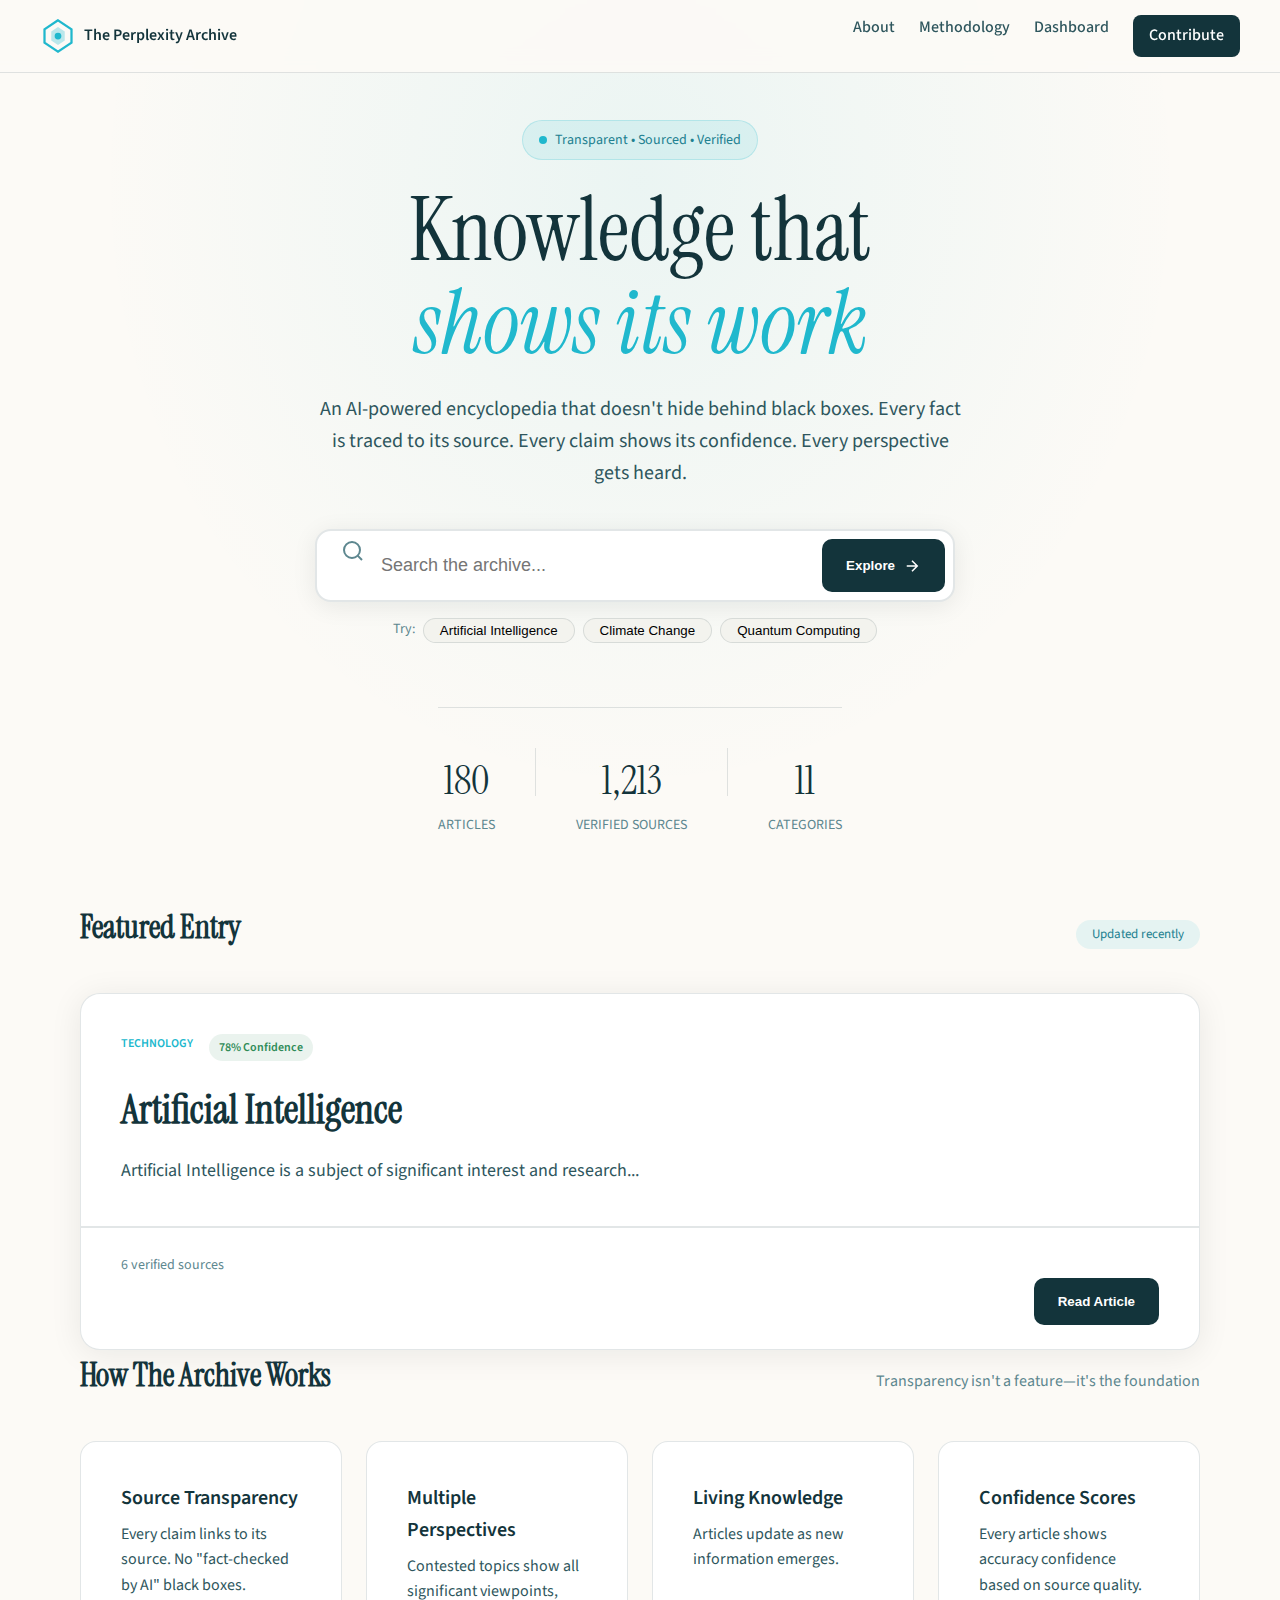
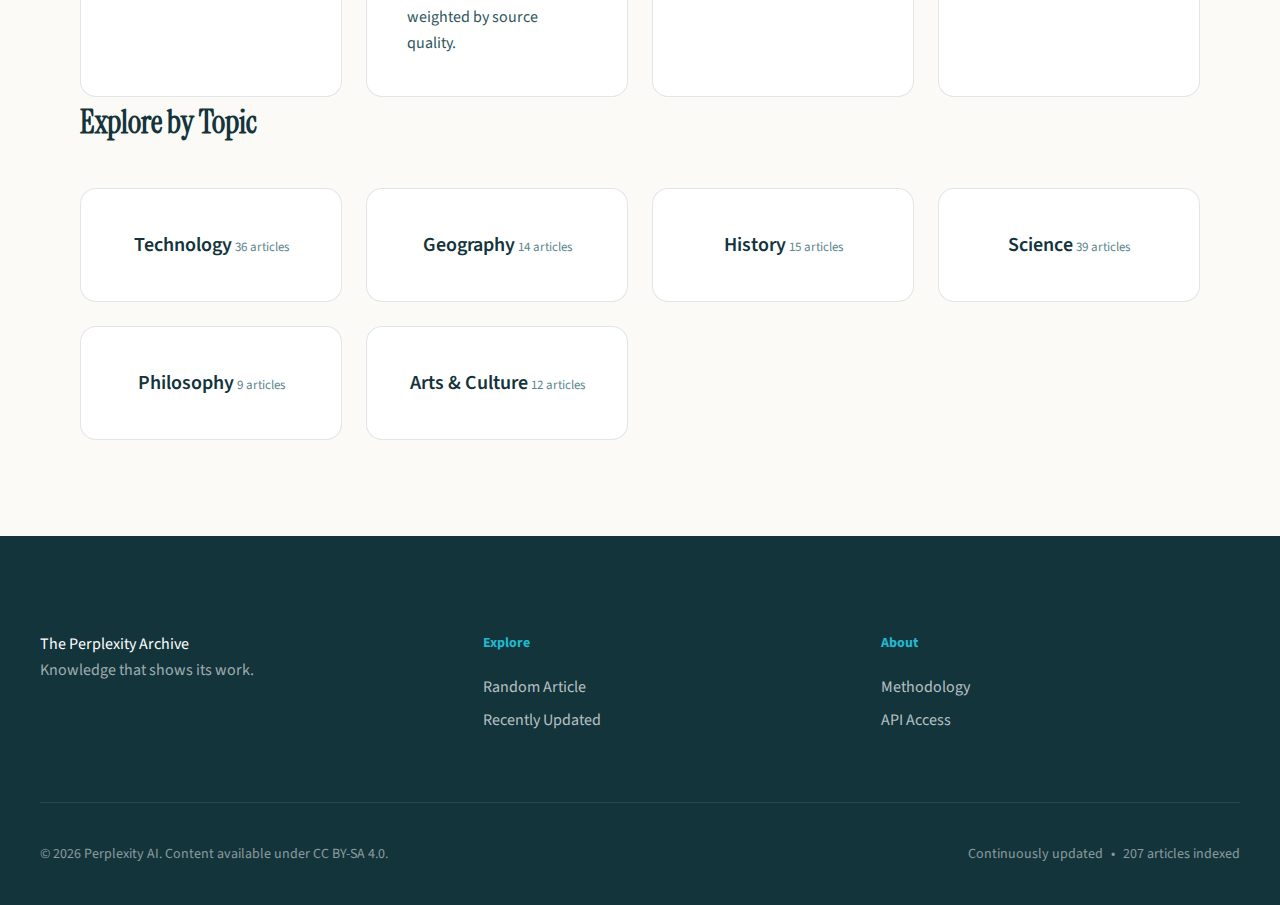
<file: index.html>
<!DOCTYPE html>
<html lang="en">
<head>
    <meta charset="UTF-8">
    <meta name="viewport" content="width=device-width, initial-scale=1.0">
    <title>The Perplexity Archive — Knowledge, Verified</title>
    <link rel="preconnect" href="https://fonts.googleapis.com">
    <link rel="preconnect" href="https://fonts.gstatic.com" crossorigin>
    <link href="https://fonts.googleapis.com/css2?family=Instrument+Serif:ital@0;1&family=Source+Sans+3:wght@300;400;500;600;700&family=JetBrains+Mono:wght@400;500&display=swap" rel="stylesheet">
    <link rel="stylesheet" href="style.css">
</head>
<body>
    <!-- Navigation -->
    <nav class="nav">
        <div class="nav-container">
            <a href="#" class="nav-logo">
                <div class="logo-icon">
                    <svg viewBox="0 0 32 32" fill="none" xmlns="http://www.w3.org/2000/svg">
                        <path d="M16 2L4 10v12l12 8 12-8V10L16 2z" stroke="currentColor" stroke-width="2" fill="none"/>
                        <path d="M16 8l6 4v8l-6 4-6-4v-8l6-4z" fill="currentColor" opacity="0.3"/>
                        <circle cx="16" cy="16" r="3" fill="currentColor"/>
                    </svg>
                </div>
                <span>The Perplexity Archive</span>
            </a>
            <div class="nav-links">
                <a href="#about" class="nav-link">About</a>
                <a href="#methodology" class="nav-link">Methodology</a>
                <a href="dashboard.html" class="nav-link">Dashboard</a>
                <a href="#" class="nav-link nav-link-cta">Contribute</a>
            </div>
        </div>
    </nav>

    <!-- Hero Section -->
    <header class="hero">
        <div class="hero-content">
            <div class="hero-badge">
                <span class="badge-dot"></span>
                <span>Transparent • Sourced • Verified</span>
            </div>
            <h1 class="hero-title">
                Knowledge that<br>
                <span class="title-accent">shows its work</span>
            </h1>
            <p class="hero-subtitle">
                An AI-powered encyclopedia that doesn't hide behind black boxes. 
                Every fact is traced to its source. Every claim shows its confidence. 
                Every perspective gets heard.
            </p>
            
            <!-- Search -->
            <div class="search-container">
                <div class="search-box">
                    <svg class="search-icon" viewBox="0 0 24 24" fill="none" stroke="currentColor" stroke-width="2">
                        <circle cx="11" cy="11" r="8"/>
                        <path d="M21 21l-4.35-4.35"/>
                    </svg>
                    <input type="text" id="searchInput" placeholder="Search the archive..." autocomplete="off">
                    <button class="search-btn" id="searchBtn">
                        <span>Explore</span>
                        <svg viewBox="0 0 24 24" fill="none" stroke="currentColor" stroke-width="2">
                            <path d="M5 12h14M12 5l7 7-7 7"/>
                        </svg>
                    </button>
                </div>
                <div class="search-suggestions">
                    <span>Try:</span>
                    <button class="suggestion" data-query="Artificial Intelligence">Artificial Intelligence</button>
                    <button class="suggestion" data-query="Climate Change">Climate Change</button>
                    <button class="suggestion" data-query="Quantum Computing">Quantum Computing</button>
                </div>
            </div>
        </div>
        
        <div class="hero-stats">
            <div class="stat">
                <span class="stat-number" data-stat="articles" data-count="0">—</span>
                <span class="stat-label">Articles</span>
            </div>
            <div class="stat-divider"></div>
            <div class="stat">
                <span class="stat-number" data-stat="sources" data-count="0">—</span>
                <span class="stat-label">Verified Sources</span>
            </div>
            <div class="stat-divider"></div>
            <div class="stat">
                <span class="stat-number" data-stat="categories" data-count="0">—</span>
                <span class="stat-label">Categories</span>
            </div>
        </div>
    </header>

    <!-- Main Content -->
    <main class="main" id="results">
        <section class="featured-section">
            <div class="section-header">
                <h2>Featured Entry</h2>
                <span class="section-badge">Updated recently</span>
            </div>
            <article class="article-card featured" id="featuredArticle">
                <div class="article-header">
                    <div class="article-meta">
                        <span class="article-category">Loading...</span>
                        <span class="confidence-badge high">— Confidence</span>
                    </div>
                    <h3 class="article-title">Loading featured article...</h3>
                    <p class="article-excerpt">Please wait while we load the archive data.</p>
                </div>
            </article>
        </section>
        
        <section class="how-section" id="methodology">
            <div class="section-header">
                <h2>How The Archive Works</h2>
                <p class="section-subtitle">Transparency isn't a feature—it's the foundation</p>
            </div>
            <div class="principles-grid">
                <div class="principle-card">
                    <h3>Source Transparency</h3>
                    <p>Every claim links to its source. No "fact-checked by AI" black boxes.</p>
                </div>
                <div class="principle-card">
                    <h3>Multiple Perspectives</h3>
                    <p>Contested topics show all significant viewpoints, weighted by source quality.</p>
                </div>
                <div class="principle-card">
                    <h3>Living Knowledge</h3>
                    <p>Articles update as new information emerges.</p>
                </div>
                <div class="principle-card">
                    <h3>Confidence Scores</h3>
                    <p>Every article shows accuracy confidence based on source quality.</p>
                </div>
            </div>
        </section>
        
        <section class="topics-section">
            <div class="section-header">
                <h2>Explore by Topic</h2>
            </div>
            <div class="topics-grid">
                <a href="#" class="topic-card" style="--topic-color: #20B8CD">
                    <span class="topic-name">Technology</span>
                    <span class="topic-count">— articles</span>
                </a>
                <a href="#" class="topic-card" style="--topic-color: #2E8B57">
                    <span class="topic-name">Geography</span>
                    <span class="topic-count">— articles</span>
                </a>
                <a href="#" class="topic-card" style="--topic-color: #D2BA4C">
                    <span class="topic-name">History</span>
                    <span class="topic-count">— articles</span>
                </a>
                <a href="#" class="topic-card" style="--topic-color: #DB4545">
                    <span class="topic-name">Science</span>
                    <span class="topic-count">— articles</span>
                </a>
                <a href="#" class="topic-card" style="--topic-color: #944454">
                    <span class="topic-name">Philosophy</span>
                    <span class="topic-count">— articles</span>
                </a>
                <a href="#" class="topic-card" style="--topic-color: #5D878F">
                    <span class="topic-name">Arts & Culture</span>
                    <span class="topic-count">— articles</span>
                </a>
            </div>
        </section>
    </main>
    
    <footer class="footer">
        <div class="footer-content">
            <div class="footer-brand">
                <div class="footer-logo">
                    <span>The Perplexity Archive</span>
                </div>
                <p class="footer-tagline">Knowledge that shows its work.</p>
            </div>
            <div class="footer-links">
                <div class="footer-column">
                    <h4>Explore</h4>
                    <a href="#">Random Article</a>
                    <a href="#">Recently Updated</a>
                </div>
                <div class="footer-column">
                    <h4>About</h4>
                    <a href="#">Methodology</a>
                    <a href="#">API Access</a>
                </div>
            </div>
        </div>
        <div class="footer-bottom">
            <p>© 2026 Perplexity AI. Content available under CC BY-SA 4.0.</p>
            <div class="footer-meta">
                <span id="lastUpdate">Continuously updated</span>
                <span>•</span>
                <span id="footerArticleCount">Loading articles...</span>
            </div>
        </div>
    </footer>
    
    <script src="app.js"></script>
</body>
</html>
</file>
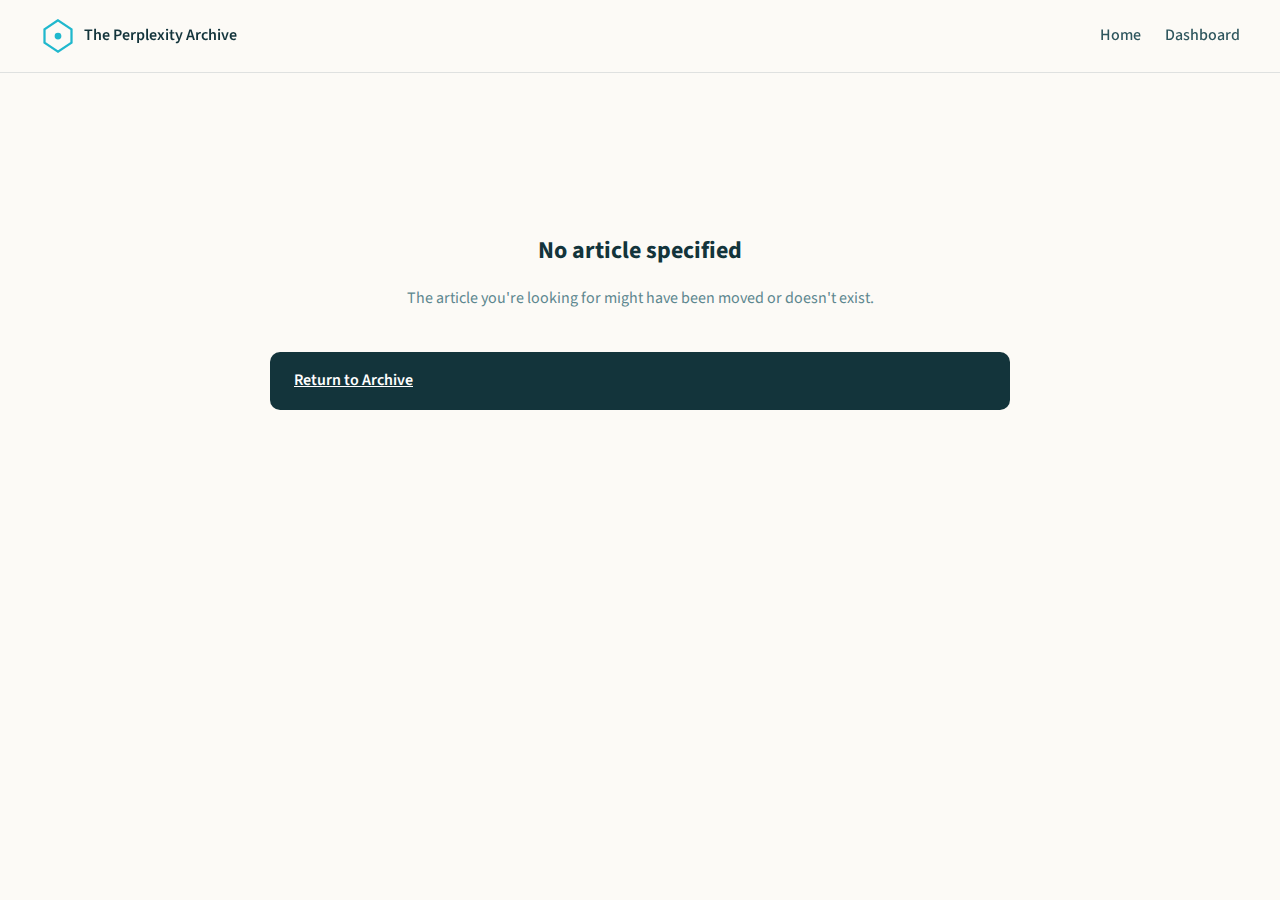
<file: article.html>
<!DOCTYPE html>
<html lang="en">
<head>
    <meta charset="UTF-8">
    <meta name="viewport" content="width=device-width, initial-scale=1.0">
    <title>Article — The Perplexity Archive</title>
    <link rel="preconnect" href="https://fonts.googleapis.com">
    <link rel="preconnect" href="https://fonts.gstatic.com" crossorigin>
    <link href="https://fonts.googleapis.com/css2?family=Instrument+Serif:ital@0;1&family=Source+Sans+3:wght@300;400;500;600;700&family=JetBrains+Mono:wght@400;500&display=swap" rel="stylesheet">
    <link rel="stylesheet" href="style.css">
    <style>
        .article-page { min-height: 100vh; padding-top: 72px; }
        .article-container { max-width: 900px; margin: 0 auto; padding: 64px 40px; }
        .back-link { display: inline-flex; align-items: center; gap: 8px; color: var(--text-secondary); margin-bottom: 40px; text-decoration: none; }
        .back-link:hover { color: var(--cyan); }
        .article-page-header { margin-bottom: 40px; padding-bottom: 40px; border-bottom: 1px solid var(--border); }
        .article-page-meta { display: flex; gap: 16px; margin-bottom: 16px; }
        .article-page-category { background: var(--light-teal); color: var(--teal); padding: 4px 16px; border-radius: 100px; font-size: 14px; font-weight: 600; }
        .article-page-confidence { display: flex; align-items: center; gap: 4px; font-size: 14px; font-weight: 500; }
        .article-page-confidence.high { color: #059669; }
        .article-page-title { font-family: var(--font-display); font-size: clamp(2rem, 5vw, 3.5rem); margin-bottom: 16px; }
        .article-page-excerpt { font-size: 1.25rem; color: var(--text-secondary); line-height: 1.6; }
        .article-page-stats { display: flex; gap: 24px; margin-top: 24px; font-size: 14px; color: var(--text-muted); }
        .article-full-content { font-size: 1.125rem; line-height: 1.8; }
        .article-full-content h2 { font-size: 1.75rem; margin: 40px 0 16px; padding-top: 24px; border-top: 1px solid var(--border); }
        .article-full-content p { margin-bottom: 16px; }
        .article-sources { background: var(--offblack); color: white; border-radius: 16px; padding: 40px; margin: 40px 0; }
        .sources-title { display: flex; align-items: center; gap: 8px; font-size: 1.25rem; margin-bottom: 24px; }
        .source-item { display: flex; gap: 16px; padding: 16px 0; border-bottom: 1px solid rgba(255,255,255,0.1); }
        .source-item:last-child { border-bottom: none; }
        .source-number { width: 28px; height: 28px; background: var(--cyan); color: var(--offblack); border-radius: 6px; display: flex; align-items: center; justify-content: center; font-weight: 600; font-size: 14px; }
        .source-details { flex: 1; }
        .source-title a { color: white; text-decoration: none; }
        .source-title a:hover { color: var(--cyan); }
        .source-meta { font-size: 13px; color: rgba(255,255,255,0.6); margin-top: 4px; }
        .loading-state { display: flex; flex-direction: column; align-items: center; justify-content: center; min-height: 50vh; gap: 16px; }
        .loading-spinner { width: 48px; height: 48px; border: 3px solid var(--border); border-top-color: var(--cyan); border-radius: 50%; animation: spin 1s linear infinite; }
        @keyframes spin { to { transform: rotate(360deg); } }
        .error-state { text-align: center; padding: 96px 40px; }
        .error-state h2 { margin-bottom: 16px; }
        .error-state p { color: var(--text-muted); margin-bottom: 40px; }
    </style>
</head>
<body>
    <nav class="nav">
        <div class="nav-container">
            <a href="index.html" class="nav-logo">
                <div class="logo-icon">
                    <svg viewBox="0 0 32 32" fill="none"><path d="M16 2L4 10v12l12 8 12-8V10L16 2z" stroke="currentColor" stroke-width="2" fill="none"/><circle cx="16" cy="16" r="3" fill="currentColor"/></svg>
                </div>
                <span>The Perplexity Archive</span>
            </a>
            <div class="nav-links">
                <a href="index.html" class="nav-link">Home</a>
                <a href="dashboard.html" class="nav-link">Dashboard</a>
            </div>
        </div>
    </nav>

    <main class="article-page">
        <div class="article-container" id="articleContainer">
            <div class="loading-state" id="loadingState">
                <div class="loading-spinner"></div>
                <span>Loading article...</span>
            </div>
        </div>
    </main>

    <script>
        let articleData = null;
        let allArticles = [];
        
        document.addEventListener('DOMContentLoaded', loadArticle);
        
        async function loadArticle() {
            const params = new URLSearchParams(window.location.search);
            const slug = params.get('slug');
            
            if (!slug) { showError('No article specified'); return; }
            
            try {
                // Try paginated API first
                let article = null;
                const articleRes = await fetch(`./api/articles/${slug}.json`).catch(() => null);
                if (articleRes?.ok) {
                    article = await articleRes.json();
                } else {
                    // Fallback to index
                    const indexRes = await fetch('./api/articles/index.json');
                    const indexData = await indexRes.json();
                    allArticles = indexData.articles || [];
                    article = allArticles.find(a => a.slug === slug);
                }
                
                if (!article) { showError('Article not found'); return; }
                
                articleData = article;
                document.title = `${article.title} — The Perplexity Archive`;
                renderArticle(article);
            } catch (error) {
                console.error('Failed to load article:', error);
                showError('Failed to load article');
            }
        }
        
        function renderArticle(article) {
            const container = document.getElementById('articleContainer');
            const sources = article.sources || [];
            const confClass = (article.confidence_score >= 80 || article.confidence_score >= 0.8) ? 'high' : 'medium';
            const score = article.confidence_score < 1 ? Math.round(article.confidence_score * 100) : article.confidence_score;
            
            container.innerHTML = `
                <a href="index.html" class="back-link">
                    <svg width="20" height="20" viewBox="0 0 24 24" fill="none" stroke="currentColor" stroke-width="2"><path d="M19 12H5M12 19l-7-7 7-7"/></svg>
                    Back to Archive
                </a>
                
                <header class="article-page-header">
                    <div class="article-page-meta">
                        <span class="article-page-category">${escapeHtml(article.category)}</span>
                        <span class="article-page-confidence ${confClass}">${score}% Confidence</span>
                    </div>
                    <h1 class="article-page-title">${escapeHtml(article.title)}</h1>
                    <p class="article-page-excerpt">${escapeHtml(article.excerpt || '')}</p>
                    <div class="article-page-stats">
                        <span>📅 ${formatDate(article.created_at)}</span>
                        <span>📚 ${sources.length || article.source_count || 0} sources</span>
                    </div>
                </header>
                
                <article class="article-full-content">
                    ${renderContent(article.content)}
                </article>
                
                ${sources.length > 0 ? `
                <section class="article-sources">
                    <h2 class="sources-title">📚 Sources (${sources.length})</h2>
                    ${sources.map((s, i) => `
                        <div class="source-item">
                            <span class="source-number">${i + 1}</span>
                            <div class="source-details">
                                <div class="source-title"><a href="${escapeHtml(s.url || '#')}" target="_blank" rel="noopener">${escapeHtml(s.title)}</a></div>
                                <div class="source-meta">${escapeHtml(s.source_type || 'Web')} ${s.publication_date ? '• ' + s.publication_date : ''}</div>
                            </div>
                        </div>
                    `).join('')}
                </section>
                ` : ''}
            `;
        }
        
        function renderContent(content) {
            if (!content) return '<p>Content not available.</p>';
            const sections = content.split(/\n\n## /);
            let html = '';
            sections.forEach((section, i) => {
                if (i === 0) {
                    section.split('\n\n').forEach(p => { if (p.trim()) html += `<p>${escapeHtml(p.trim())}</p>`; });
                } else {
                    const lines = section.split('\n\n');
                    html += `<h2>${escapeHtml(lines[0])}</h2>`;
                    lines.slice(1).forEach(p => { if (p.trim()) html += `<p>${escapeHtml(p.trim())}</p>`; });
                }
            });
            return html;
        }
        
        function showError(message) {
            document.getElementById('articleContainer').innerHTML = `
                <div class="error-state">
                    <h2>${escapeHtml(message)}</h2>
                    <p>The article you're looking for might have been moved or doesn't exist.</p>
                    <a href="index.html" class="search-btn">Return to Archive</a>
                </div>
            `;
        }
        
        function formatDate(dateStr) {
            if (!dateStr) return 'Unknown';
            return new Date(dateStr).toLocaleDateString('en-US', { year: 'numeric', month: 'long', day: 'numeric' });
        }
        
        function escapeHtml(str) {
            if (!str) return '';
            const div = document.createElement('div');
            div.textContent = str;
            return div.innerHTML;
        }
    </script>
</body>
</html>
</file>
<file: style.css>
/* The Perplexity Archive - Stylesheet */
:root {
    --dark-navy: #091717;
    --offblack: #13343B;
    --medium-teal: #2E565D;
    --teal: #218090;
    --cyan: #20B8CD;
    --light-teal: #BADFDE;
    --off-white: #FCFAF6;
    --paper: #F3F3EE;
    --warm-beige: #E5E3D4;
    --text-primary: #13343B;
    --text-secondary: #2E565D;
    --text-muted: #5D878F;
    --border: rgba(19, 52, 59, 0.12);
    --shadow: rgba(9, 23, 23, 0.08);
    --font-display: 'Instrument Serif', Georgia, serif;
    --font-body: 'Source Sans 3', sans-serif;
    --font-mono: 'JetBrains Mono', monospace;
}

* { box-sizing: border-box; margin: 0; padding: 0; }
html { scroll-behavior: smooth; }
body {
    font-family: var(--font-body);
    background: var(--off-white);
    color: var(--text-primary);
    line-height: 1.6;
}

/* Navigation */
.nav {
    position: fixed;
    top: 0; left: 0; right: 0;
    z-index: 100;
    background: rgba(252, 250, 246, 0.9);
    backdrop-filter: blur(10px);
    border-bottom: 1px solid var(--border);
}
.nav-container {
    max-width: 1400px;
    margin: 0 auto;
    padding: 0 40px;
    height: 72px;
    display: flex;
    align-items: center;
    justify-content: space-between;
}
.nav-logo {
    display: flex;
    align-items: center;
    gap: 8px;
    color: var(--text-primary);
    text-decoration: none;
    font-weight: 600;
}
.logo-icon { width: 36px; height: 36px; color: var(--cyan); }
.nav-links { display: flex; gap: 24px; }
.nav-link {
    color: var(--text-secondary);
    text-decoration: none;
    font-weight: 500;
}
.nav-link:hover { color: var(--cyan); }
.nav-link-cta {
    background: var(--offblack);
    color: white !important;
    padding: 8px 16px;
    border-radius: 8px;
}

/* Hero */
.hero {
    min-height: 100vh;
    display: flex;
    flex-direction: column;
    justify-content: center;
    align-items: center;
    padding: 120px 40px 64px;
    text-align: center;
    background: radial-gradient(ellipse at 50% 20%, rgba(32, 184, 205, 0.08) 0%, transparent 60%), var(--off-white);
}
.hero-badge {
    display: inline-flex;
    align-items: center;
    gap: 8px;
    background: rgba(32, 184, 205, 0.1);
    border: 1px solid rgba(32, 184, 205, 0.2);
    padding: 8px 16px;
    border-radius: 100px;
    font-size: 14px;
    color: var(--teal);
    margin-bottom: 24px;
}
.badge-dot {
    width: 8px; height: 8px;
    background: var(--cyan);
    border-radius: 50%;
    animation: pulse 2s infinite;
}
@keyframes pulse { 0%, 100% { opacity: 1; } 50% { opacity: 0.5; } }
.hero-title {
    font-family: var(--font-display);
    font-size: clamp(3rem, 8vw, 5.5rem);
    font-weight: 400;
    line-height: 1.05;
    margin-bottom: 24px;
}
.title-accent { color: var(--cyan); font-style: italic; }
.hero-subtitle {
    font-size: 1.25rem;
    color: var(--text-secondary);
    max-width: 650px;
    margin-bottom: 40px;
}

/* Search */
.search-container { width: 100%; max-width: 640px; }
.search-box {
    display: flex;
    background: white;
    border: 2px solid var(--border);
    border-radius: 16px;
    padding: 8px;
    box-shadow: 0 4px 24px var(--shadow);
}
.search-box:focus-within { border-color: var(--cyan); }
.search-icon { width: 24px; height: 24px; color: var(--text-muted); margin-left: 16px; }
.search-box input {
    flex: 1;
    border: none;
    outline: none;
    padding: 16px;
    font-size: 1.125rem;
    background: transparent;
}
.search-btn {
    display: flex;
    align-items: center;
    gap: 8px;
    background: var(--offblack);
    color: white;
    border: none;
    padding: 16px 24px;
    border-radius: 10px;
    font-weight: 600;
    cursor: pointer;
}
.search-btn:hover { background: var(--medium-teal); }
.search-btn svg { width: 18px; height: 18px; }
.search-suggestions {
    display: flex;
    gap: 8px;
    margin-top: 16px;
    flex-wrap: wrap;
    justify-content: center;
    color: var(--text-muted);
    font-size: 14px;
}
.suggestion {
    background: var(--paper);
    border: 1px solid var(--border);
    padding: 4px 16px;
    border-radius: 100px;
    cursor: pointer;
}
.suggestion:hover { background: var(--light-teal); border-color: var(--cyan); }

/* Stats */
.hero-stats {
    display: flex;
    gap: 40px;
    margin-top: 64px;
    padding-top: 40px;
    border-top: 1px solid var(--border);
}
.stat { text-align: center; }
.stat-number {
    font-family: var(--font-display);
    font-size: 2.5rem;
    display: block;
}
.stat-label { font-size: 14px; color: var(--text-muted); text-transform: uppercase; }
.stat-divider { width: 1px; height: 48px; background: var(--border); }

/* Main */
.main { max-width: 1200px; margin: 0 auto; padding: 0 40px 96px; }
.section-header {
    margin-bottom: 40px;
    display: flex;
    align-items: baseline;
    justify-content: space-between;
}
.section-header h2 { font-family: var(--font-display); font-size: 2rem; }
.section-subtitle { color: var(--text-muted); }
.section-badge {
    font-size: 13px;
    color: var(--teal);
    background: rgba(32, 184, 205, 0.1);
    padding: 4px 16px;
    border-radius: 100px;
}

/* Article Card */
.article-card {
    background: white;
    border-radius: 20px;
    overflow: hidden;
    box-shadow: 0 4px 32px var(--shadow);
    border: 1px solid var(--border);
}
.article-header { padding: 40px; border-bottom: 1px solid var(--border); }
.article-meta { display: flex; gap: 16px; margin-bottom: 16px; }
.article-category {
    font-size: 12px;
    font-weight: 600;
    text-transform: uppercase;
    color: var(--cyan);
}
.confidence-badge {
    font-size: 12px;
    font-weight: 600;
    padding: 4px 10px;
    border-radius: 100px;
    background: rgba(46, 139, 87, 0.1);
    color: #2E8B57;
}
.article-title { font-family: var(--font-display); font-size: 2.5rem; margin-bottom: 16px; }
.article-excerpt { font-size: 1.125rem; color: var(--text-secondary); }

/* Principles/Topics Grid */
.principles-grid, .topics-grid {
    display: grid;
    grid-template-columns: repeat(auto-fit, minmax(260px, 1fr));
    gap: 24px;
}
.principle-card, .topic-card {
    background: white;
    padding: 40px;
    border-radius: 16px;
    border: 1px solid var(--border);
}
.principle-card:hover, .topic-card:hover {
    transform: translateY(-4px);
    box-shadow: 0 12px 40px var(--shadow);
}
.principle-card h3, .topic-name { font-size: 1.25rem; font-weight: 600; margin-bottom: 8px; }
.principle-card p, .topic-count { color: var(--text-secondary); }
.topic-card {
    text-decoration: none;
    color: inherit;
    text-align: center;
}
.topic-count { font-size: 13px; color: var(--text-muted); }

/* Footer */
.footer {
    background: var(--offblack);
    color: white;
    padding: 96px 40px 40px;
}
.footer-content {
    max-width: 1200px;
    margin: 0 auto;
    display: grid;
    grid-template-columns: 1fr 2fr;
    gap: 64px;
    margin-bottom: 64px;
}
.footer-tagline { color: rgba(255,255,255,0.6); }
.footer-links { display: grid; grid-template-columns: repeat(2, 1fr); gap: 40px; }
.footer-column h4 { color: var(--cyan); font-size: 14px; margin-bottom: 16px; }
.footer-column a { display: block; color: rgba(255,255,255,0.7); padding: 4px 0; text-decoration: none; }
.footer-column a:hover { color: white; }
.footer-bottom {
    max-width: 1200px;
    margin: 0 auto;
    padding-top: 40px;
    border-top: 1px solid rgba(255,255,255,0.1);
    display: flex;
    justify-content: space-between;
    color: rgba(255,255,255,0.5);
    font-size: 14px;
}
.footer-meta { display: flex; gap: 8px; }

/* Responsive */
@media (max-width: 768px) {
    .nav-links { display: none; }
    .hero { padding: 100px 16px 48px; }
    .hero-stats { flex-wrap: wrap; gap: 24px; }
    .stat-divider { display: none; }
    .main { padding: 0 16px 64px; }
    .footer-content { grid-template-columns: 1fr; }
    .footer-bottom { flex-direction: column; gap: 16px; text-align: center; }
}
</file>
